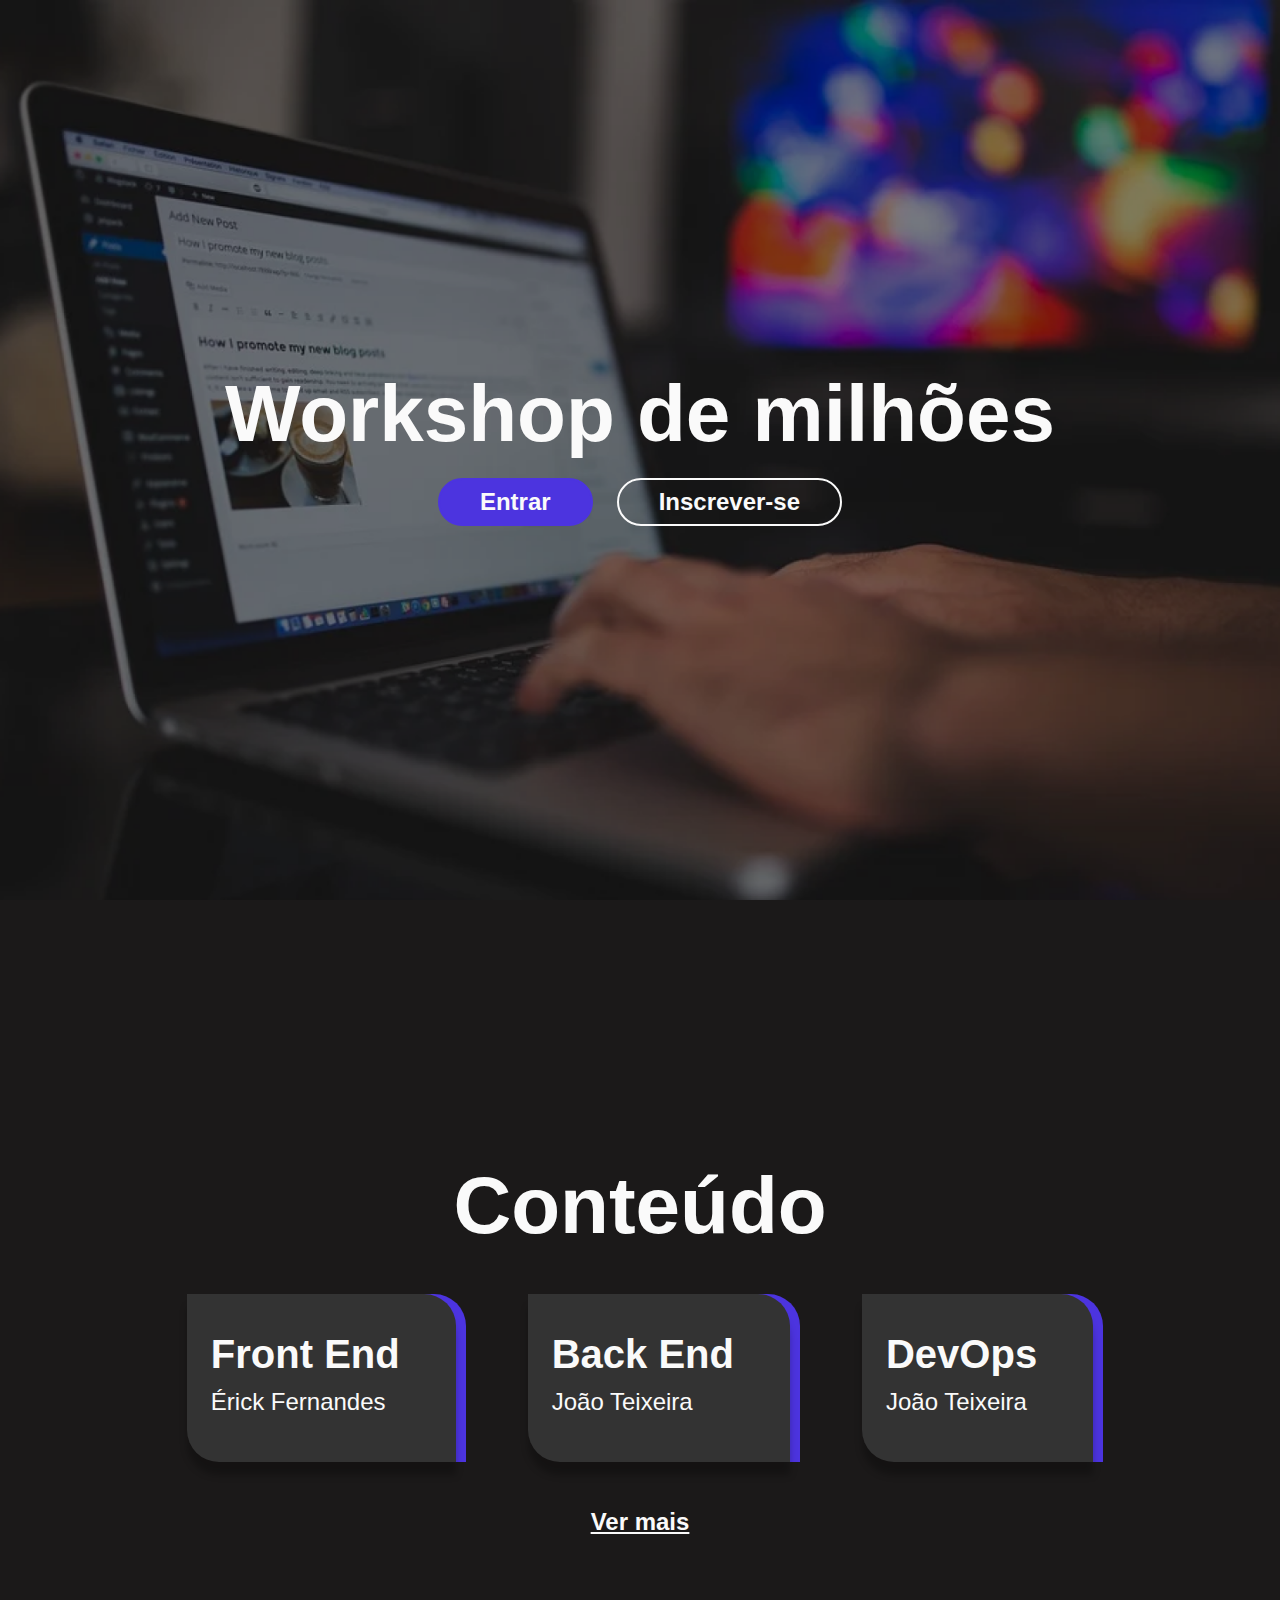
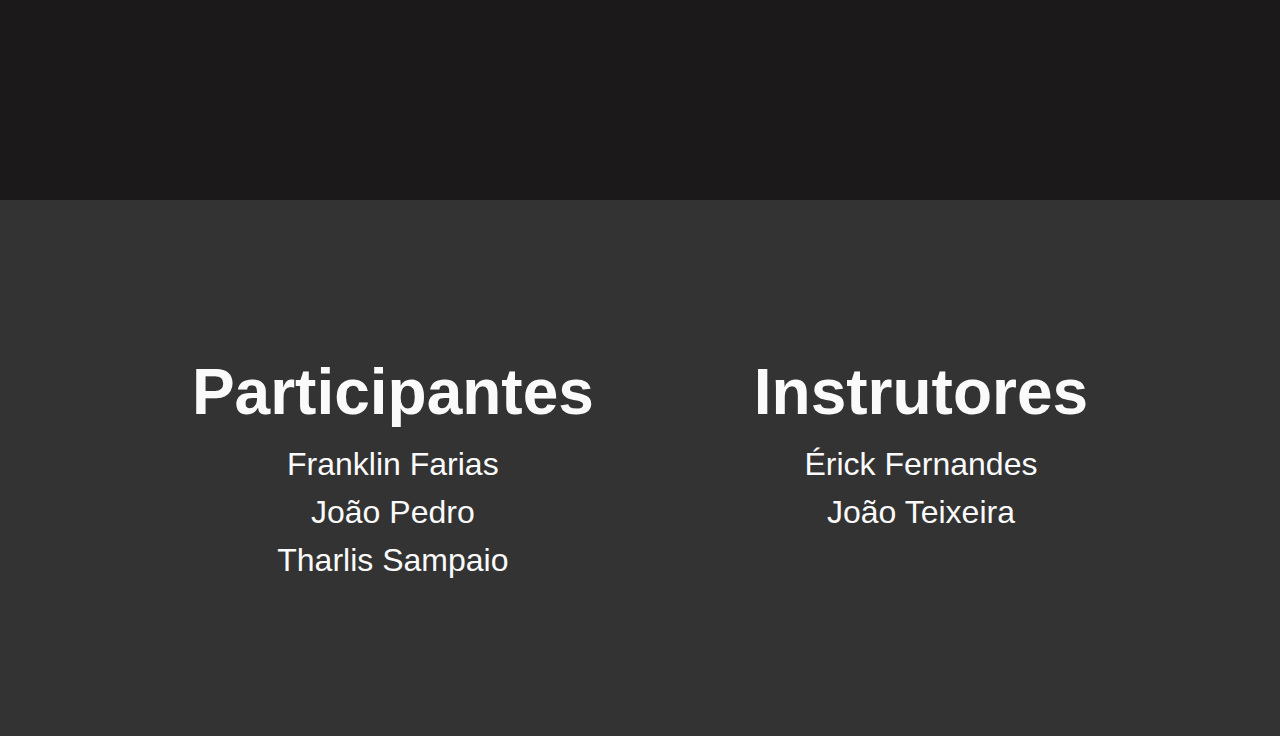
<file: index.html>
<!DOCTYPE html>
<html lang="pt-br">
    <head>
        <meta charset="UTF-8">
        <meta http-equiv="X-UA-Compatible" content="IE=edge">
        <meta name="viewport" content="width=device-width, initial-scale=1.0">
        <title>Workshop</title>

        <link rel="stylesheet" href="assets/css/base/reset.css">
        <link rel="stylesheet" href="assets/css/base/base.css">
        <link rel="stylesheet" href="assets/css/base/cores.css">
        <link rel="stylesheet" href="assets/css/base/texto.css">

        <link rel="stylesheet" href="assets/css/module/botao.css">
        <link rel="stylesheet" href="assets/css/module/card.css">
        <link rel="stylesheet" href="assets/css/module/input.css">

        <link rel="stylesheet" href="assets/css/layout/index.css">
    </head>

    <body>
        <section class="sessao sessao--hero">
            <h1 class="sessao__titulo">Workshop de milhões</h1>

            <div class="hero__container-botoes">
                <a href="entrar.html">
                    <button class="botao botao--primario">Entrar</button>
                </a>

                <a href="inscricao.html">
                    <button class="botao botao--secundario">Inscrever-se</button>
                </a>
                
                
            </div>
        </section>

        <section class="sessao sessao--conteudo">
            <h2 class="sessao__titulo">Conteúdo</h2>

            <div class="conteudo__container-cards">
                <div class="card">
                    <h3 class="card__titulo">Front End</h3>
                    <span class="card__autor">Érick Fernandes</span>
                </div>
                
                <div class="card">
                    <h3 class="card__titulo">Back End</h3>
                    <span class="card__autor">João Teixeira</span>
                </div>
                
                <div class="card">
                    <h3 class="card__titulo">DevOps</h3>
                    <span class="card__autor">João Teixeira</span>
                </div>
            </div>

            <a href="#" class="botao botao--terciario">Ver mais</a>
        </section>

        <footer class="sessao sessao--creditos">
            <div class="creditos__container">
                <h2 class="container__titulo">Participantes</h2>
                
                <div>
                    <p class="container__participante">Franklin Farias</p>
                    <p class="container__participante">João Pedro</p>
                    <p class="container__participante">Tharlis Sampaio</p>  
                </div>
                
            </div>
            
            <div class="creditos__container">
                <h2 class="container__titulo">Instrutores</h2>
                
                <div>
                    <p class="container__participante">Érick Fernandes</p>
                    <p class="container__participante">João Teixeira</p>
                </div>
            </div>
        </footer>
    </body>
</html>
</file>
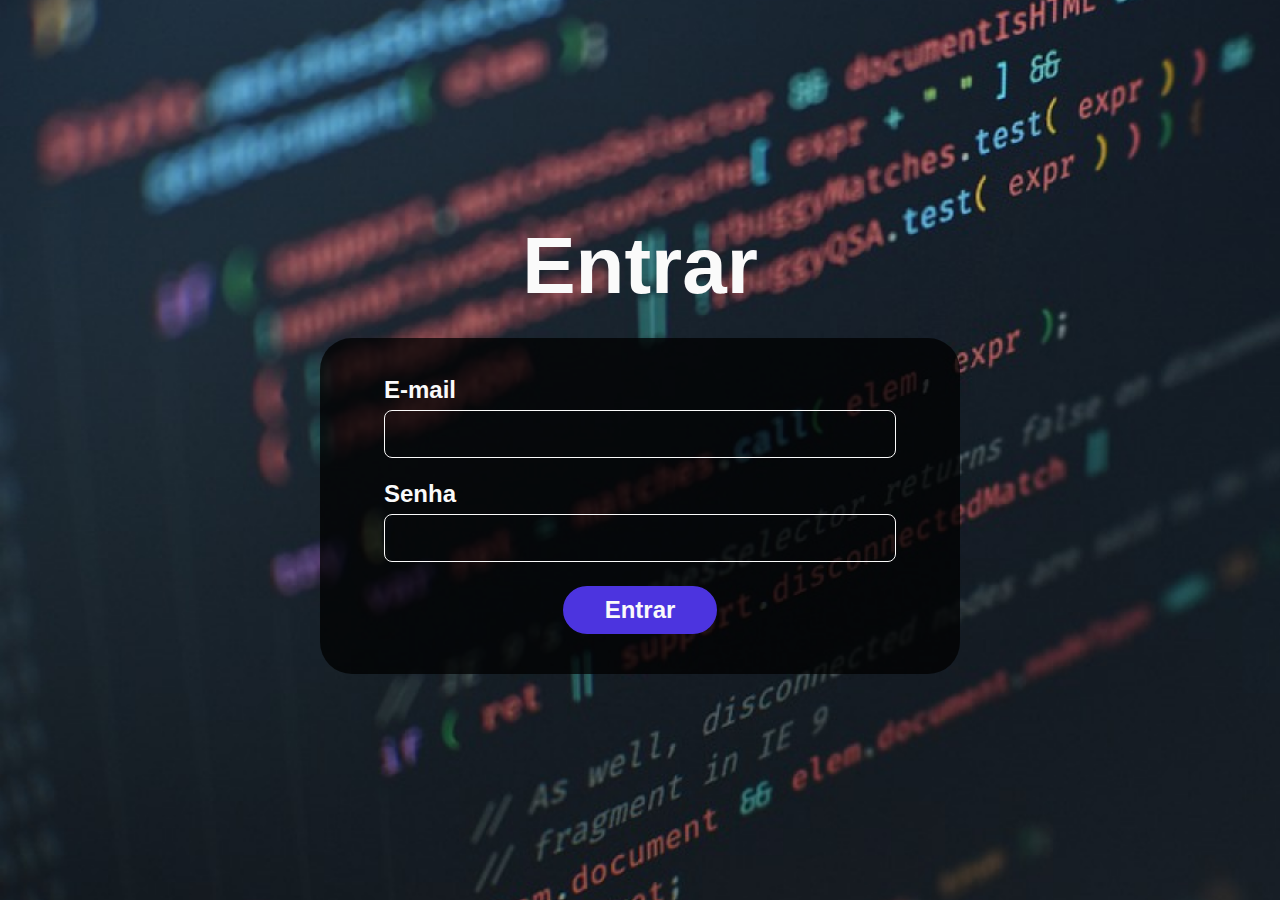
<file: entrar.html>
<!DOCTYPE html>
<html lang="pt-br">
    <head>
        <meta charset="UTF-8">
        <meta http-equiv="X-UA-Compatible" content="IE=edge">
        <meta name="viewport" content="width=device-width, initial-scale=1.0">
        <title>Workshop</title>

        <link rel="stylesheet" href="assets/css/base/reset.css">
        <link rel="stylesheet" href="assets/css/base/base.css">
        <link rel="stylesheet" href="assets/css/base/cores.css">
        <link rel="stylesheet" href="assets/css/base/texto.css">

        <link rel="stylesheet" href="assets/css/module/botao.css">
        <link rel="stylesheet" href="assets/css/module/input.css">

        <link rel="stylesheet" href="assets/css/layout/entrar.css">
    </head>

    <body>
        <h1 class="entrar__titulo">Entrar</h1>

        <form class="entrar__formulario">
            <div class="formulario__grupo">
                <label for="campo-email">E-mail</label>
                <input id="campo-email" type="email">
            </div>

            <div class="formulario__grupo">
                <label for="campo-senha">Senha</label>
                <input id="campo-senha" type="password">
            </div>

            <div class="container-botoes">
                <button class="botao botao--primario">Entrar</button>
            </div>
        </form>
    </body>
</html>
</file>
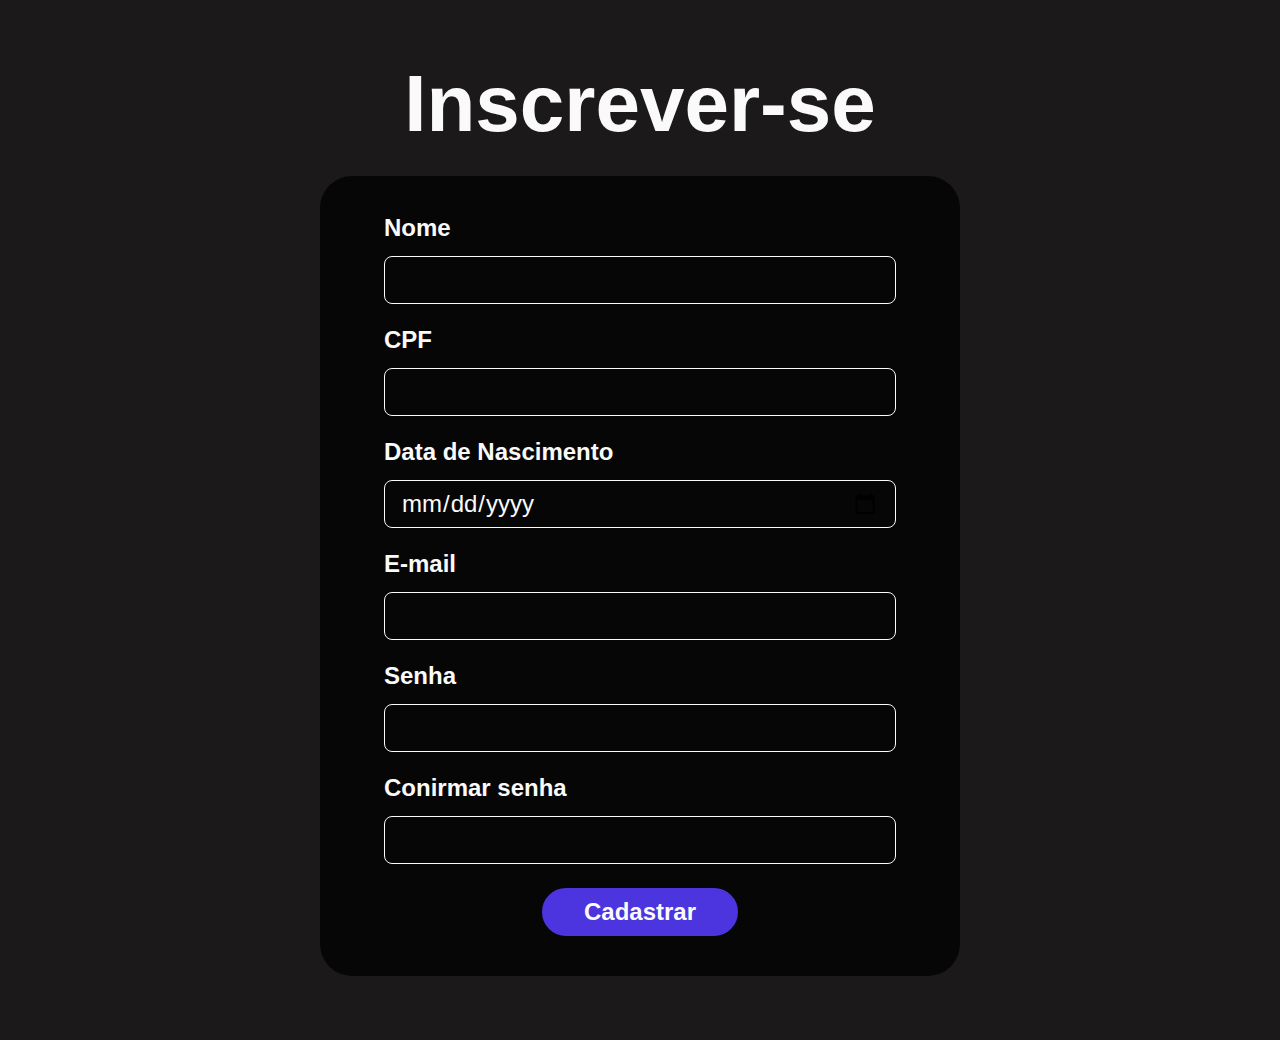
<file: inscricao.html>
<!DOCTYPE html>
<html lang="pt-br">
    <head>
        <meta charset="UTF-8">
        <meta http-equiv="X-UA-Compatible" content="IE=edge">
        <meta name="viewport" content="width=device-width, initial-scale=1.0">
        <title>Workshop</title>

        <link rel="stylesheet" href="assets/css/base/reset.css">
        <link rel="stylesheet" href="assets/css/base/base.css">
        <link rel="stylesheet" href="assets/css/base/cores.css">
        <link rel="stylesheet" href="assets/css/base/texto.css">

        <link rel="stylesheet" href="assets/css/module/botao.css">
        <link rel="stylesheet" href="assets/css/module/input.css">

        <link rel="stylesheet" href="assets/css/layout/inscricao.css">
    </head>

    <body>
        <h1 class="inscricao__titulo">Inscrever-se</h1>

        <form class="inscricao__formulario">
            <div class="formulario__grupo">
                <label for="campo-nome">Nome</label>
                <input id="campo-nome" type="text">
            </div>

            <div class="formulario__grupo">
                <label for="campo-cpf">CPF</label>
                <input id="campo-cpf" type="text">
            </div>

            <div class="formulario__grupo">
                <label for="campo-data">Data de Nascimento</label>
                <input id="campo-data" type="date">
            </div>

            <div class="formulario__grupo">
                <label for="campo-email">E-mail</label>
                <input id="campo-email" type="email">
            </div>

            <div class="formulario__grupo">
                <label for="campo-senha">Senha</label>
                <input id="campo-senha" type="password">
            </div>

            <div class="formulario__grupo">
                <label for="campo-confirma">Conirmar senha</label>
                <input id="campo-confirma" type="password">
            </div>

            <div class="container-botoes">
                <button class="botao botao--primario">Cadastrar</button>
            </div>
        </form>
    </body>
</html>
</file>
<file: assets/css/base/base.css>
body{
    background-color: var(--cor-fundo);
}
</file>
<file: assets/css/base/cores.css>
html{
    --cor-azul: #4C34DF;
    --cor-branco: #FAFAFA;
    --cor-cinza: #333333;
    --cor-fundo: #1B1919;
}
</file>
<file: assets/css/base/texto.css>
html{
    --texto-branco: #FAFAFA;

    --texto-medio: 500;
    --texto-negrito: 600;
}

body{
    font-family: 'Poppins', sans-serif;
}
</file>
<file: assets/css/module/botao.css>
.container-botoes{
    align-items: center;
    display: flex;
    justify-content: center;
    gap: 16px;
}

.botao{
    color: #FAFAFA;
    cursor: pointer;
    border: none;
    border-radius: 50px;
    font-family: 'Poppins', sans-serif;
    font-size: 24px;
    font-weight: 600;
    padding: 8px 40px;
    transition: 500ms;
}

    .botao--primario{
        background-color: #4C34DF;
        border-color: #4C34DF;
        border-style: solid;
        border-width: 2px;
    }

    .botao--primario:hover{
        background-color: #715ef0;
        border-color: #715ef0;
    }

    .botao--secundario{
        background-color: transparent;
        border-color: #FAFAFA;
        border-style: solid;
        border-width: 2px;
        box-sizing: border-box;
    }

    .botao--terciario{
        padding: 0px;
    }
</file>
<file: assets/css/module/card.css>
.card{
    background-color: #333333;
    border-radius: 0px 32px;
    box-shadow: 0px 13px 7px rgba(0, 0, 0, 0.25), 10px 0px 0px #4C34DF;
    display: flex;
    flex-direction: column;
    gap: 16px;
    padding: 40px 56px 48px 24px;
}


    .card__titulo, .card__autor{
        color: #FAFAFA;
    }

    .card__titulo{
        font-size: 40px;
        font-weight: 600;
    }

    .card__autor{
        font-size: 24px;
        font-weight: 500;
    }
</file>
<file: assets/css/module/input.css>
.formulario__grupo{
    display: flex;
    flex-direction: column;
    gap: 16px;
}

.formulario__grupo > label {
    color: var(--texto-branco);
    font-size: 24px;
    font-weight: var(--texto-negrito);
}
.formulario__grupo > input {
    background-color: transparent;
    border: #FAFAFA solid 1px;
    border-radius: 8px;
    box-sizing: border-box;
    color: #FAFAFA;
    font-family: 'Poppins', sans-serif;
    font-size: 24px;
    font-weight: 300;
    height: 48px;
    padding: 4px 16px;
}
</file>
<file: assets/css/layout/index.css>
.sessao{
    align-items: center;
    display: flex;
    flex-direction: column;
    height: 100vh;
    justify-content: center;
}

    .sessao__titulo{
        color: var(--texto-branco);
        font-size: 80px;
        font-weight: var(--texto-negrito);
        text-align: center;
    }

.sessao--hero{
    background-image: url('../../img/hero-fundo.png');
    background-repeat: no-repeat;
    background-size: cover;
    gap: 24px;
}

    .hero__container-botoes{
        display: flex;
        gap: 24px;
    }

.sessao--conteudo{
    gap: 48px;
}

    .conteudo__container-cards{
        display: flex;
        gap: 72px;
        justify-content: center;
        flex-wrap: wrap;
    }

.sessao--creditos{
    align-items: flex-start;
    background-color: var(--cor-cinza);
    flex-direction: row;
    flex-wrap: wrap;
    gap: 160px;
    height: auto;
    padding: 160px 0px;
}

    .creditos__container{
        display: flex;
        flex-direction: column;
        gap: 24px;
    }

        .creditos__container > div{
            display: flex;
            flex-direction: column;
            gap: 16px;
        }

    .container__titulo, .container__participante{
       color: var(--texto-branco); 
       text-align: center;
    }

    .container__titulo{
        font-size: 64px;
        font-weight: var(--texto-negrito);
    }

    .container__participante{
        font-size: 32px;
        font-weight: var(--texto-medio);
    }
</file>
<file: assets/css/layout/entrar.css>
body{
    align-items: center;
    background-image: url('../../img/entrar-fundo.png');
    background-repeat: no-repeat;
    background-size: cover;
    display: flex;
    flex-direction: column;
    gap: 32px;
    height: 100vh;
    justify-content: center;
}

.entrar__titulo{
    color: var(--texto-branco);
    font-size: 80px;
    font-weight: var(--texto-negrito);
    text-align: center;
}

.entrar__formulario{
    background-color: rgba(0, 0, 0, 0.75);
    border-radius: 32px;
    box-sizing: border-box;
    display: flex;
    flex-direction: column;
    gap: 24px;
    padding: 40px 64px;
    width: 640px;
}

.formulario__grupo{
    display: flex;
    flex-direction: column;
    gap: 8px;
}

.formulario__grupo > label {
    color: var(--texto-branco);
    font-size: 24px;
    font-weight: var(--texto-negrito);

}
</file>
<file: assets/css/layout/inscricao.css>
body{
    align-items: center;
    display: flex;
    flex-direction: column;
    gap: 32px;
    /* height: 100vh; */
    justify-content: center;
    padding: 64px 0px;
}

.inscricao__titulo{
    color: var(--texto-branco);
    font-size: 80px;
    font-weight: var(--texto-negrito);
    text-align: center;
}

.inscricao__formulario{
    background-color: rgba(0, 0, 0, 0.75);
    border-radius: 32px;
    box-sizing: border-box;
    display: flex;
    flex-direction: column;
    gap: 24px;
    padding: 40px 64px;
    width: 640px;
}
</file>
